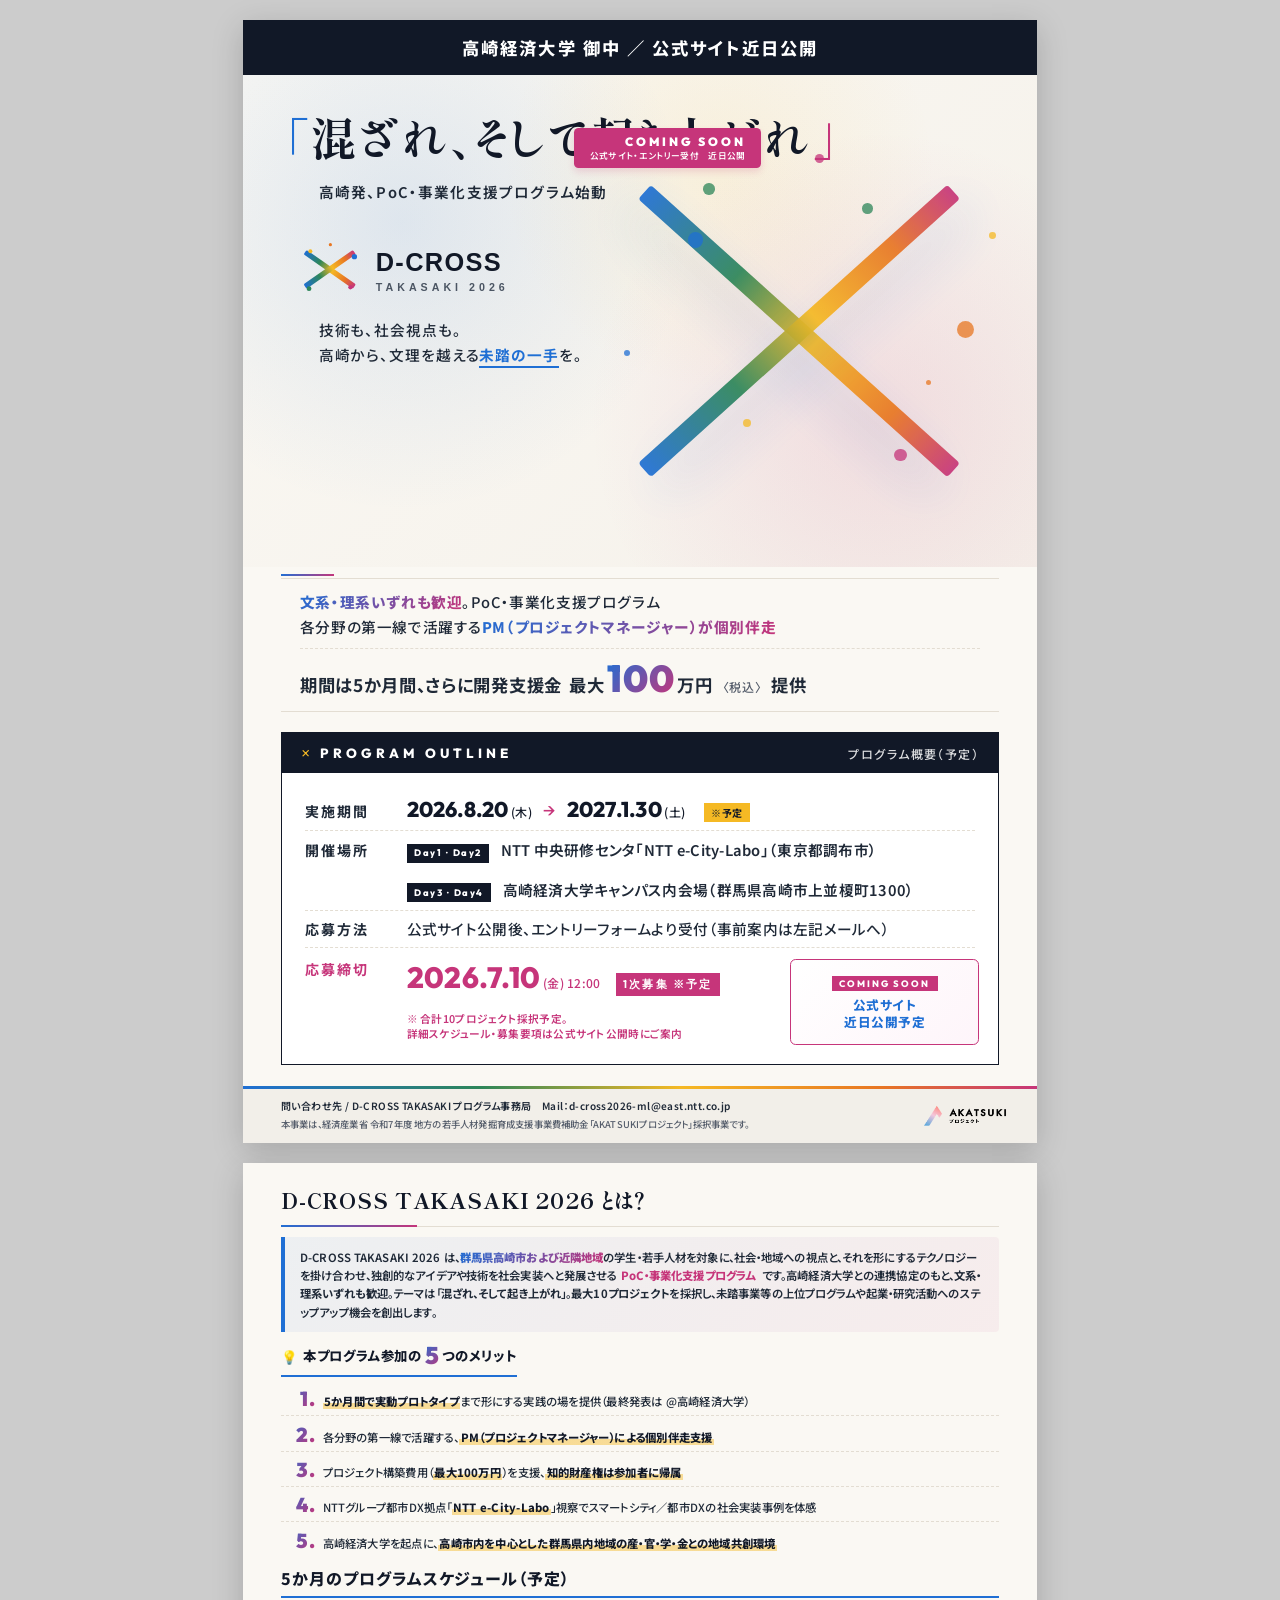
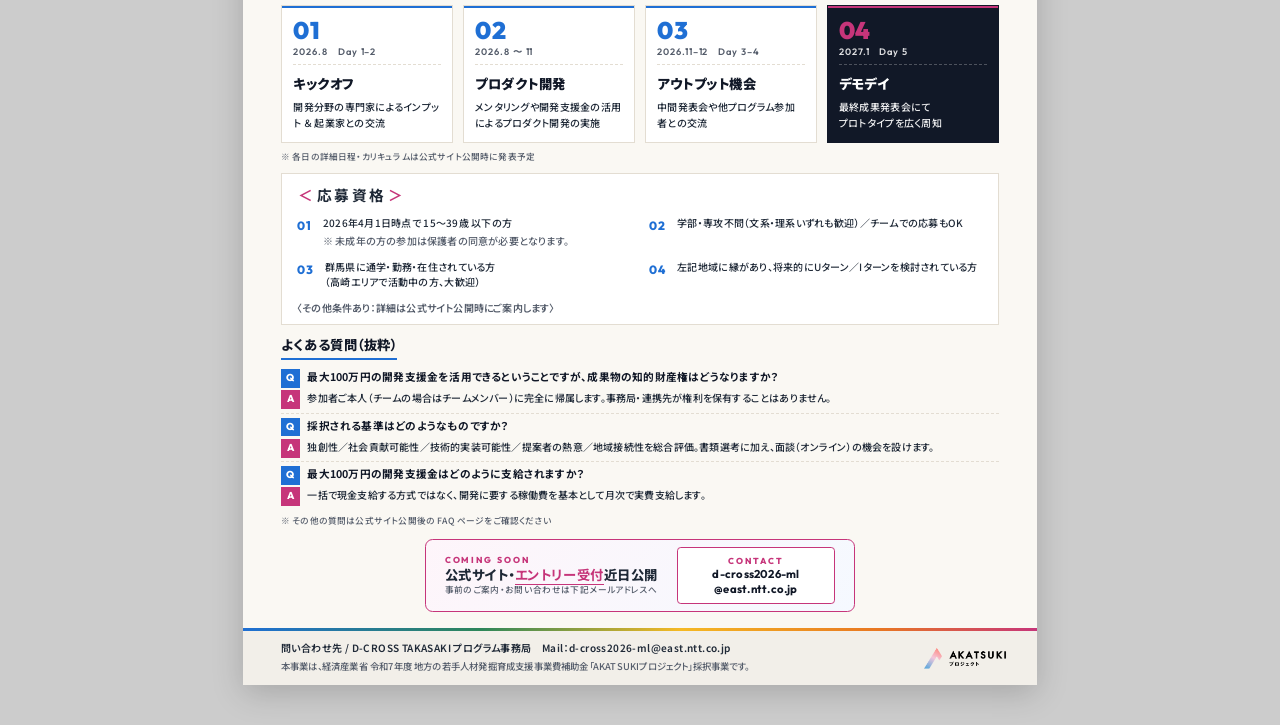
<file: print-flyer-prelaunch.html>
<!DOCTYPE html>
<html lang="ja">
<head>
<meta charset="UTF-8">
<meta name="viewport" content="width=device-width, initial-scale=1.0">
<title>D-CROSS TAKASAKI 2026 印刷用チラシ（A4タテ 表裏・公開前事前案内版）</title>
<link rel="preconnect" href="https://fonts.googleapis.com">
<link rel="preconnect" href="https://fonts.gstatic.com" crossorigin>
<link href="https://fonts.googleapis.com/css2?family=Outfit:wght@400;500;600;700;800;900&family=Manrope:wght@400;500;600;700;800&family=Noto+Sans+JP:wght@400;500;700;900&family=Shippori+Mincho:wght@500;700;800&display=swap" rel="stylesheet">
<link rel="stylesheet" href="css/print-flyer.css">
<link rel="stylesheet" href="css/print-flyer-prelaunch.css">
</head>
<body>

<!-- ============================================ -->
<!-- ============== PAGE 1 (FRONT) ============== -->
<!-- ============================================ -->
<section class="page page-front">

  <!-- TOP BAND -->
  <div class="top-band">
    <span class="top-band-text">高崎経済大学 御中 ／ 公式サイト近日公開</span>
  </div>

  <!-- HERO -->
  <div class="hero">
    <span class="hero-cross-bar hero-cross-bar--1" aria-hidden="true"></span>
    <span class="hero-cross-bar hero-cross-bar--2" aria-hidden="true"></span>
    <div class="hero-particles" aria-hidden="true">
      <span class="p-1"></span><span class="p-2"></span><span class="p-3"></span>
      <span class="p-4"></span><span class="p-5"></span><span class="p-6"></span>
      <span class="p-7"></span><span class="p-8"></span><span class="p-9"></span>
      <span class="p-10"></span>
    </div>

    <div class="hero-text">
      <p class="hero-catch">
        <span class="hero-catch-main">
          <span class="q q-l">「</span>混ざれ、そして起き上がれ<span class="q q-r">」</span>
        </span>
        <span class="hero-catch-sub">高崎発、PoC・事業化支援プログラム始動</span>
      </p>

      <div class="hero-logo-wrap">
        <img src="assets/images/logo-d-cross.svg" alt="D-CROSS TAKASAKI 2026" class="hero-logo-img">
      </div>

      <p class="hero-tagline">
        技術も、社会視点も。<br>
        高崎から、文理を越える<span class="hero-tagline-accent">未踏の一手</span>を。
      </p>

      <!-- COMING SOON バッジ（タグラインの下に配置） -->
      <div class="coming-soon-badge" aria-hidden="true">
        <span class="csb-en">COMING SOON</span>
        <span class="csb-ja">公式サイト・エントリー受付　近日公開</span>
      </div>
    </div>
  </div>

  <!-- KEY MESSAGE BOX -->
  <div class="keymsg">
    <div class="keymsg-inner">
      <p class="keymsg-line"><strong>文系・理系いずれも歓迎</strong>。PoC・事業化支援プログラム</p>
      <p class="keymsg-line">各分野の第一線で活躍する<strong>PM（プロジェクトマネージャー）が個別伴走</strong></p>
      <p class="keymsg-line keymsg-highlight">
        期間は5か月間、さらに開発支援金 <span class="keymsg-amount">最大<span class="keymsg-amount-num">100</span>万円</span>
        <span class="keymsg-amount-note">〈税込〉</span> 提供
      </p>
    </div>
  </div>

  <!-- ENTRY DETAILS（公開前：QRは出さず、メール事前案内CTAに置換） -->
  <div class="entry-block">
    <div class="entry-prelaunch-side">
      <div class="prelaunch-card">
        <span class="prelaunch-badge">COMING SOON</span>
        <p class="prelaunch-title">公式サイト<br>近日公開予定</p>
      </div>
    </div>
    <div class="entry-head">
      <span class="entry-head-mark" aria-hidden="true">×</span>
      <span class="entry-head-en">PROGRAM OUTLINE</span>
      <span class="entry-head-ja">プログラム概要（予定）</span>
    </div>

    <dl class="entry-list">
      <div class="entry-row">
        <dt class="entry-label">実施期間</dt>
        <dd class="entry-value">
          <span class="entry-date">2026.8.20<small>(木)</small></span>
          <span class="entry-arrow">→</span>
          <span class="entry-date">2027.1.30<small>(土)</small></span><span class="entry-tentative">※予定</span>
        </dd>
      </div>
      <div class="entry-row">
        <dt class="entry-label">開催場所</dt>
        <dd class="entry-value">
          <p class="entry-venue-item">
            <span class="entry-venue-tag">Day1・Day2</span>
            <span class="entry-venue">NTT 中央研修センタ「NTT e-City-Labo」（東京都調布市）</span>
          </p>
          <p class="entry-venue-item">
            <span class="entry-venue-tag">Day3・Day4</span>
            <span class="entry-venue">高崎経済大学キャンパス内会場（群馬県高崎市上並榎町1300）</span>
          </p>
        </dd>
      </div>
      <div class="entry-row">
        <dt class="entry-label">応募方法</dt>
        <dd class="entry-value">公式サイト公開後、エントリーフォームより受付（事前案内は左記メールへ）</dd>
      </div>
      <div class="entry-row entry-row--deadline">
        <dt class="entry-label entry-label--accent">応募締切</dt>
        <dd class="entry-value">
          <span class="entry-date entry-date--accent">2026.7.10<small>(金) 12:00</small></span>
          <span class="entry-tag">1次募集 ※予定</span>
          <p class="entry-note">※ 合計10プロジェクト採択予定。<br>詳細スケジュール・募集要項は公式サイト公開時にご案内</p>
        </dd>
      </div>
    </dl>
  </div>

  <!-- HOSTS / FOOTER -->
  <div class="hosts-band">
    <div class="footer-meta">
      <p class="footer-contact">問い合わせ先 / D-CROSS TAKASAKI プログラム事務局　Mail：d-cross2026-ml@east.ntt.co.jp</p>
      <p class="footer-note">本事業は、経済産業省 令和7年度 地方の若手人材発掘育成支援事業費補助金「AKATSUKIプロジェクト」採択事業です。</p>
      <div class="footer-akatsuki">
        <img src="assets/images/akatsuki_logotype.png" alt="AKATSUKIプロジェクト">
      </div>
    </div>
  </div>

</section>


<!-- ============================================ -->
<!-- ============== PAGE 2 (BACK) =============== -->
<!-- ============================================ -->
<section class="page page-back">

  <!-- (1) タイトル -->
  <div class="back-heading">
    <h2 class="back-heading-ja">D-CROSS TAKASAKI 2026 とは？</h2>
  </div>

  <!-- (2) 説明文（LP整合） -->
  <div class="lead-box">
    <p class="lead-box-text">
      D-CROSS TAKASAKI 2026 は、<strong class="lead-strong">群馬県高崎市および近隣地域</strong>の学生・若手人材を対象に、社会・地域への視点と、それを形にするテクノロジーを掛け合わせ、独創的なアイデアや技術を社会実装へと発展させる <strong class="lead-not">PoC・事業化支援プログラム</strong> です。高崎経済大学との連携協定のもと、<strong>文系・理系いずれも歓迎</strong>。テーマは「<strong>混ざれ、そして起き上がれ</strong>」。<strong>最大10プロジェクト</strong>を採択し、未踏事業等の上位プログラムや起業・研究活動へのステップアップ機会を創出します。
    </p>
  </div>

  <!-- (4) 5つのメリット -->
  <div class="merits">
    <p class="merits-head"><span class="ico-bulb" aria-hidden="true">💡</span>本プログラム参加の<span class="merits-head-num">5</span>つのメリット</p>
    <ol class="merits-list">
      <li class="merit-row">
        <span class="merit-no">1.</span>
        <p class="merit-text"><strong>5か月間で実動プロトタイプ</strong>まで形にする実践の場を提供（最終発表は @高崎経済大学）</p>
      </li>
      <li class="merit-row">
        <span class="merit-no">2.</span>
        <p class="merit-text">各分野の第一線で活躍する、<strong>PM（プロジェクトマネージャー）による個別伴走支援</strong></p>
      </li>
      <li class="merit-row">
        <span class="merit-no">3.</span>
        <p class="merit-text">プロジェクト構築費用（<strong>最大100万円</strong>）を支援、<strong>知的財産権は参加者に帰属</strong></p>
      </li>
      <li class="merit-row">
        <span class="merit-no">4.</span>
        <p class="merit-text">NTTグループ都市DX拠点「<strong>NTT e-City-Labo</strong>」視察でスマートシティ／都市DXの社会実装事例を体感</p>
      </li>
      <li class="merit-row">
        <span class="merit-no">5.</span>
        <p class="merit-text">高崎経済大学を起点に、<strong>高崎市内を中心とした群馬県内地域の産・官・学・金との地域共創環境</strong></p>
      </li>
    </ol>
  </div>

  <!-- (7) スケジュール -->
  <p class="schedule-head">5か月のプログラムスケジュール（予定）</p>
  <div class="schedule-phases">
    <article class="phase-card">
      <span class="phase-num">01</span>
      <span class="phase-when">2026.8　Day 1–2</span>
      <p class="phase-title">キックオフ</p>
      <p class="phase-desc">開発分野の専門家によるインプット ＆ 起業家との交流</p>
    </article>
    <article class="phase-card">
      <span class="phase-num">02</span>
      <span class="phase-when">2026.8 〜 11</span>
      <p class="phase-title">プロダクト開発</p>
      <p class="phase-desc">メンタリングや開発支援金の活用によるプロダクト開発の実施</p>
    </article>
    <article class="phase-card">
      <span class="phase-num">03</span>
      <span class="phase-when">2026.11–12　Day 3–4</span>
      <p class="phase-title">アウトプット機会</p>
      <p class="phase-desc">中間発表会や他プログラム参加者との交流</p>
    </article>
    <article class="phase-card phase-card--final">
      <span class="phase-num">04</span>
      <span class="phase-when">2027.1　Day 5</span>
      <p class="phase-title">デモデイ</p>
      <p class="phase-desc">最終成果発表会にて<br>プロトタイプを広く周知</p>
    </article>
  </div>
  <p class="schedule-note">※ 各日の詳細日程・カリキュラムは公式サイト公開時に発表予定</p>

  <!-- 応募資格 -->
  <div class="qualify-block qualify-block--back">
    <div class="qualify-text">
      <p class="qualify-head"><span class="qualify-head-mark">＜</span>応募資格<span class="qualify-head-mark">＞</span></p>
      <ul class="qualify-list">
        <li><span class="qualify-num">01</span><span class="qualify-text-wrap">2026年4月1日時点で 15〜39歳 以下の方<span class="qualify-sub-note">※ 未成年の方の参加は保護者の同意が必要となります。</span></span></li>
        <li><span class="qualify-num">02</span>学部・専攻不問（文系・理系いずれも歓迎）／チームでの応募もOK</li>
        <li><span class="qualify-num">03</span>群馬県に通学・勤務・在住されている方<br>（高崎エリアで活動中の方、大歓迎）</li>
        <li><span class="qualify-num">04</span>左記地域に縁があり、将来的にUターン／Iターンを検討されている方</li>
      </ul>
      <p class="qualify-note">〈その他条件あり：詳細は公式サイト公開時にご案内します〉</p>
    </div>
  </div>

  <!-- FAQ 抜粋 -->
  <div class="faq-flyer">
    <p class="faq-flyer-head">よくある質問（抜粋）</p>
    <dl class="faq-flyer-list">
      <div class="faq-flyer-item">
        <dt><span class="faq-q">Q</span>最大100万円の開発支援金を活用できるということですが、成果物の知的財産権はどうなりますか？</dt>
        <dd><span class="faq-a">A</span>参加者ご本人（チームの場合はチームメンバー）に完全に帰属します。事務局・連携先が権利を保有することはありません。</dd>
      </div>
      <div class="faq-flyer-item">
        <dt><span class="faq-q">Q</span>採択される基準はどのようなものですか？</dt>
        <dd><span class="faq-a">A</span>独創性／社会貢献可能性／技術的実装可能性／提案者の熱意／地域接続性を総合評価。書類選考に加え、面談（オンライン）の機会を設けます。</dd>
      </div>
      <div class="faq-flyer-item">
        <dt><span class="faq-q">Q</span>最大100万円の開発支援金はどのように支給されますか？</dt>
        <dd><span class="faq-a">A</span>一括で現金支給する方式ではなく、開発に要する稼働費を基本として月次で実費支給します。</dd>
      </div>
    </dl>
    <p class="faq-flyer-note">※ その他の質問は公式サイト公開後の FAQ ページをご確認ください</p>
  </div>

  <!-- BACK CTA: 公式サイト近日公開 + 事前案内Mail -->
  <div class="back-cta back-cta--prelaunch">
    <div class="back-cta-text">
      <p class="back-cta-lead">COMING SOON</p>
      <p class="back-cta-main">公式サイト・<strong>エントリー受付</strong>近日公開</p>
      <p class="back-cta-sub">事前のご案内・お問い合わせは下記メールアドレスへ</p>
    </div>
    <div class="back-cta-mailblock">
      <p class="back-cta-mail-label">CONTACT</p>
      <p class="back-cta-mail">d-cross2026-ml<br>@east.ntt.co.jp</p>
    </div>
  </div>

  <!-- FOOTER -->
  <div class="hosts-band">
    <div class="footer-meta">
      <p class="footer-contact">問い合わせ先 / D-CROSS TAKASAKI プログラム事務局　Mail：d-cross2026-ml@east.ntt.co.jp</p>
      <p class="footer-note">本事業は、経済産業省 令和7年度 地方の若手人材発掘育成支援事業費補助金「AKATSUKIプロジェクト」採択事業です。</p>
      <div class="footer-akatsuki">
        <img src="assets/images/akatsuki_logotype.png" alt="AKATSUKIプロジェクト">
      </div>
    </div>
  </div>

</section>

</body>
</html>
</file>
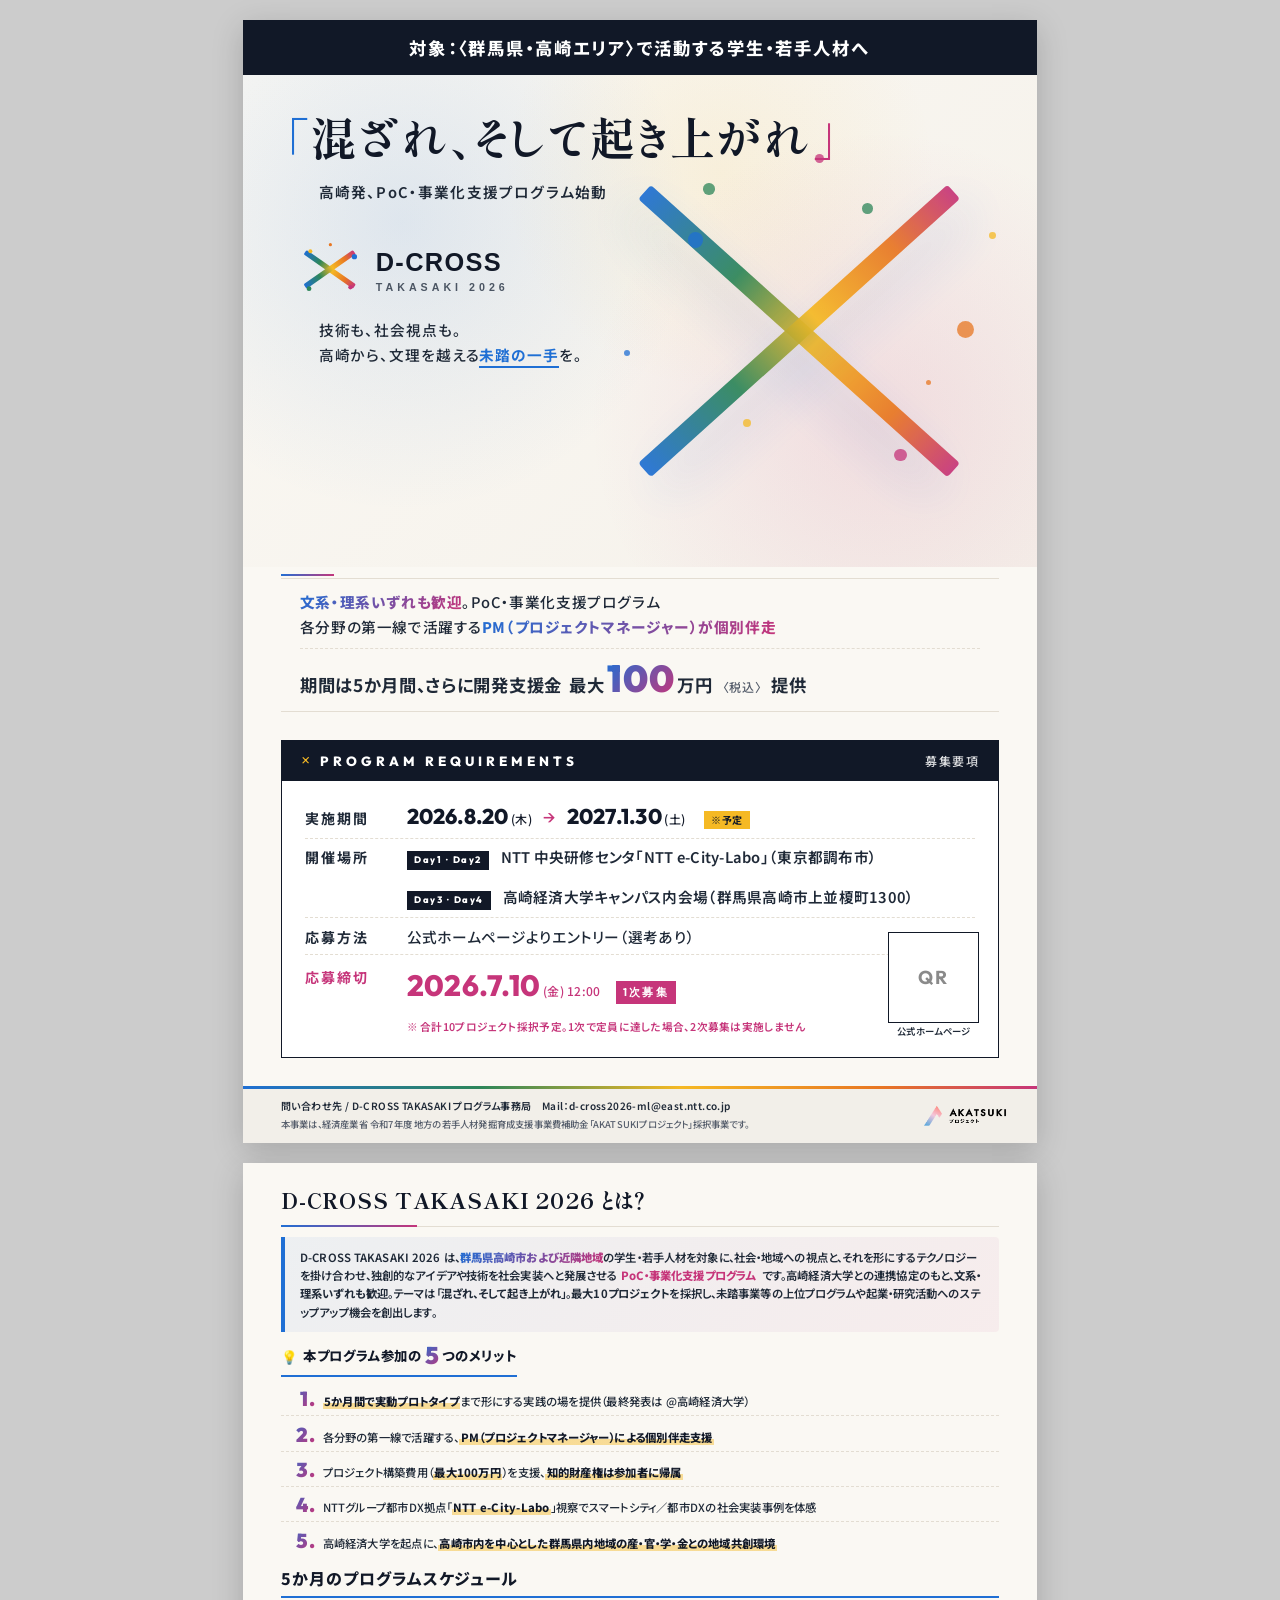
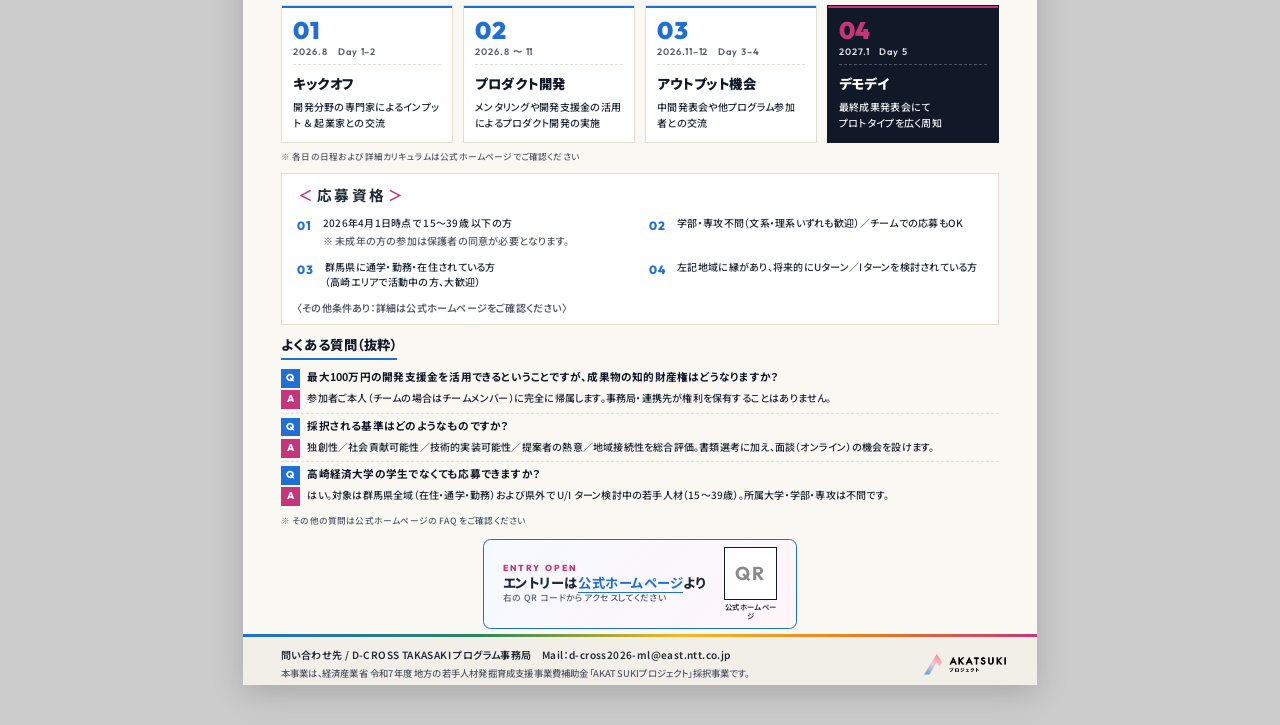
<file: print-flyer.html>
<!DOCTYPE html>
<html lang="ja">
<head>
<meta charset="UTF-8">
<meta name="viewport" content="width=device-width, initial-scale=1.0">
<title>D-CROSS TAKASAKI 2026 印刷用チラシ（A4タテ 表裏）</title>
<link rel="preconnect" href="https://fonts.googleapis.com">
<link rel="preconnect" href="https://fonts.gstatic.com" crossorigin>
<link href="https://fonts.googleapis.com/css2?family=Outfit:wght@400;500;600;700;800;900&family=Manrope:wght@400;500;600;700;800&family=Noto+Sans+JP:wght@400;500;700;900&family=Shippori+Mincho:wght@500;700;800&display=swap" rel="stylesheet">
<link rel="stylesheet" href="css/print-flyer.css">
</head>
<body>

<!-- ============================================ -->
<!-- ============== PAGE 1 (FRONT) ============== -->
<!-- ============================================ -->
<section class="page page-front">

  <!-- TOP BAND -->
  <div class="top-band">
    <span class="top-band-text">対象：〈群馬県・高崎エリア〉で活動する学生・若手人材へ</span>
  </div>

  <!-- HERO (D-CROSS LP key visual 完全移植) -->
  <div class="hero">
    <!-- 多色クロス本体 -->
    <span class="hero-cross-bar hero-cross-bar--1" aria-hidden="true"></span>
    <span class="hero-cross-bar hero-cross-bar--2" aria-hidden="true"></span>
    <!-- 粒子（10色のドット） -->
    <div class="hero-particles" aria-hidden="true">
      <span class="p-1"></span><span class="p-2"></span><span class="p-3"></span>
      <span class="p-4"></span><span class="p-5"></span><span class="p-6"></span>
      <span class="p-7"></span><span class="p-8"></span><span class="p-9"></span>
      <span class="p-10"></span>
    </div>

    <div class="hero-text">
      <p class="hero-catch">
        <span class="hero-catch-main">
          <span class="q q-l">「</span>混ざれ、そして起き上がれ<span class="q q-r">」</span>
        </span>
        <span class="hero-catch-sub">高崎発、PoC・事業化支援プログラム始動</span>
      </p>

      <div class="hero-logo-wrap">
        <img src="assets/images/logo-d-cross.svg" alt="D-CROSS TAKASAKI 2026" class="hero-logo-img">
      </div>

      <p class="hero-tagline">
        技術も、社会視点も。<br>
        高崎から、文理を越える<span class="hero-tagline-accent">未踏の一手</span>を。
      </p>
    </div>
  </div>

  <!-- KEY MESSAGE BOX -->
  <div class="keymsg">
    <div class="keymsg-inner">
      <p class="keymsg-line"><strong>文系・理系いずれも歓迎</strong>。PoC・事業化支援プログラム</p>
      <p class="keymsg-line">各分野の第一線で活躍する<strong>PM（プロジェクトマネージャー）が個別伴走</strong></p>
      <p class="keymsg-line keymsg-highlight">
        期間は5か月間、さらに開発支援金 <span class="keymsg-amount">最大<span class="keymsg-amount-num">100</span>万円</span>
        <span class="keymsg-amount-note">〈税込〉</span> 提供
      </p>
    </div>
  </div>

  <!-- ENTRY DETAILS -->
  <div class="entry-block">
    <div class="entry-qr-side">
      <div class="qr-box"><span class="qr-placeholder">QR</span></div>
      <p class="qr-label">公式ホームページ</p>
    </div>
    <div class="entry-head">
      <span class="entry-head-mark" aria-hidden="true">×</span>
      <span class="entry-head-en">PROGRAM REQUIREMENTS</span>
      <span class="entry-head-ja">募集要項</span>
    </div>

    <dl class="entry-list">
      <div class="entry-row">
        <dt class="entry-label">実施期間</dt>
        <dd class="entry-value">
          <span class="entry-date">2026.8.20<small>(木)</small></span>
          <span class="entry-arrow">→</span>
          <span class="entry-date">2027.1.30<small>(土)</small></span><span class="entry-tentative">※予定</span>
        </dd>
      </div>
      <div class="entry-row">
        <dt class="entry-label">開催場所</dt>
        <dd class="entry-value">
          <p class="entry-venue-item">
            <span class="entry-venue-tag">Day1・Day2</span>
            <span class="entry-venue">NTT 中央研修センタ「NTT e-City-Labo」（東京都調布市）</span>
          </p>
          <p class="entry-venue-item">
            <span class="entry-venue-tag">Day3・Day4</span>
            <span class="entry-venue">高崎経済大学キャンパス内会場（群馬県高崎市上並榎町1300）</span>
          </p>
        </dd>
      </div>
      <div class="entry-row">
        <dt class="entry-label">応募方法</dt>
        <dd class="entry-value">公式ホームページよりエントリー（選考あり）</dd>
      </div>
      <div class="entry-row entry-row--deadline">
        <dt class="entry-label entry-label--accent">応募締切</dt>
        <dd class="entry-value">
          <span class="entry-date entry-date--accent">2026.7.10<small>(金) 12:00</small></span>
          <span class="entry-tag">1次募集</span>
          <p class="entry-note">※ 合計10プロジェクト採択予定。1次で定員に達した場合、2次募集は実施しません</p>
        </dd>
      </div>
    </dl>
  </div>

  <!-- HOSTS / FOOTER -->
  <div class="hosts-band">
    <div class="footer-meta">
      <p class="footer-contact">問い合わせ先 / D-CROSS TAKASAKI プログラム事務局　Mail：d-cross2026-ml@east.ntt.co.jp</p>
      <p class="footer-note">本事業は、経済産業省 令和7年度 地方の若手人材発掘育成支援事業費補助金「AKATSUKIプロジェクト」採択事業です。</p>
      <div class="footer-akatsuki">
        <img src="assets/images/akatsuki_logotype.png" alt="AKATSUKIプロジェクト">
      </div>
    </div>
  </div>

</section>


<!-- ============================================ -->
<!-- ============== PAGE 2 (BACK) =============== -->
<!-- ASHIOTO Canva構成を完全踏襲                  -->
<!-- ============================================ -->
<section class="page page-back">

  <!-- (1) タイトル -->
  <div class="back-heading">
    <h2 class="back-heading-ja">D-CROSS TAKASAKI 2026 とは？</h2>
  </div>

  <!-- (2) 説明文（LP整合：群馬県高崎市での PoC・事業化支援プログラム概要） -->
  <div class="lead-box">
    <p class="lead-box-text">
      D-CROSS TAKASAKI 2026 は、<strong class="lead-strong">群馬県高崎市および近隣地域</strong>の学生・若手人材を対象に、社会・地域への視点と、それを形にするテクノロジーを掛け合わせ、独創的なアイデアや技術を社会実装へと発展させる <strong class="lead-not">PoC・事業化支援プログラム</strong> です。高崎経済大学との連携協定のもと、<strong>文系・理系いずれも歓迎</strong>。テーマは「<strong>混ざれ、そして起き上がれ</strong>」。<strong>最大10プロジェクト</strong>を採択し、未踏事業等の上位プログラムや起業・研究活動へのステップアップ機会を創出します。
    </p>
  </div>

  <!-- (4) 5つのメリット -->
  <div class="merits">
    <p class="merits-head"><span class="ico-bulb" aria-hidden="true">💡</span>本プログラム参加の<span class="merits-head-num">5</span>つのメリット</p>
    <ol class="merits-list">
      <li class="merit-row">
        <span class="merit-no">1.</span>
        <p class="merit-text"><strong>5か月間で実動プロトタイプ</strong>まで形にする実践の場を提供（最終発表は @高崎経済大学）</p>
      </li>
      <li class="merit-row">
        <span class="merit-no">2.</span>
        <p class="merit-text">各分野の第一線で活躍する、<strong>PM（プロジェクトマネージャー）による個別伴走支援</strong></p>
      </li>
      <li class="merit-row">
        <span class="merit-no">3.</span>
        <p class="merit-text">プロジェクト構築費用（<strong>最大100万円</strong>）を支援、<strong>知的財産権は参加者に帰属</strong></p>
      </li>
      <li class="merit-row">
        <span class="merit-no">4.</span>
        <p class="merit-text">NTTグループ都市DX拠点「<strong>NTT e-City-Labo</strong>」視察でスマートシティ／都市DXの社会実装事例を体感</p>
      </li>
      <li class="merit-row">
        <span class="merit-no">5.</span>
        <p class="merit-text">高崎経済大学を起点に、<strong>高崎市内を中心とした群馬県内地域の産・官・学・金との地域共創環境</strong></p>
      </li>
    </ol>
  </div>

  <!-- (5)(6) 削除済み: 適切なPMを配置・関心起点/技術起点 -->

  <!-- (7) スケジュール（4フェーズ横並びカードに作り直し） -->
  <p class="schedule-head">5か月のプログラムスケジュール</p>
  <div class="schedule-phases">
    <article class="phase-card">
      <span class="phase-num">01</span>
      <span class="phase-when">2026.8　Day 1–2</span>
      <p class="phase-title">キックオフ</p>
      <p class="phase-desc">開発分野の専門家によるインプット ＆ 起業家との交流</p>
    </article>
    <article class="phase-card">
      <span class="phase-num">02</span>
      <span class="phase-when">2026.8 〜 11</span>
      <p class="phase-title">プロダクト開発</p>
      <p class="phase-desc">メンタリングや開発支援金の活用によるプロダクト開発の実施</p>
    </article>
    <article class="phase-card">
      <span class="phase-num">03</span>
      <span class="phase-when">2026.11–12　Day 3–4</span>
      <p class="phase-title">アウトプット機会</p>
      <p class="phase-desc">中間発表会や他プログラム参加者との交流</p>
    </article>
    <article class="phase-card phase-card--final">
      <span class="phase-num">04</span>
      <span class="phase-when">2027.1　Day 5</span>
      <p class="phase-title">デモデイ</p>
      <p class="phase-desc">最終成果発表会にて<br>プロトタイプを広く周知</p>
    </article>
  </div>
  <p class="schedule-note">※ 各日の日程および詳細カリキュラムは公式ホームページでご確認ください</p>

  <!-- (8)(9) 削除済み: PM配置 + 連携・協力団体一覧 -->

  <!-- (9.5) QUALIFICATION（応募資格・ページ2へ移動） -->
  <div class="qualify-block qualify-block--back">
    <div class="qualify-text">
      <p class="qualify-head"><span class="qualify-head-mark">＜</span>応募資格<span class="qualify-head-mark">＞</span></p>
      <ul class="qualify-list">
        <li><span class="qualify-num">01</span><span class="qualify-text-wrap">2026年4月1日時点で 15〜39歳 以下の方<span class="qualify-sub-note">※ 未成年の方の参加は保護者の同意が必要となります。</span></span></li>
        <li><span class="qualify-num">02</span>学部・専攻不問（文系・理系いずれも歓迎）／チームでの応募もOK</li>
        <li><span class="qualify-num">03</span>群馬県に通学・勤務・在住されている方<br>（高崎エリアで活動中の方、大歓迎）</li>
        <li><span class="qualify-num">04</span>左記地域に縁があり、将来的にUターン／Iターンを検討されている方</li>
      </ul>
      <p class="qualify-note">〈その他条件あり：詳細は公式ホームページをご確認ください〉</p>
    </div>
  </div>

  <!-- (10) FAQ 抜粋（フッターの直前・応募資格との余白を埋める） -->
  <div class="faq-flyer">
    <p class="faq-flyer-head">よくある質問（抜粋）</p>
    <dl class="faq-flyer-list">
      <div class="faq-flyer-item">
        <dt><span class="faq-q">Q</span>最大100万円の開発支援金を活用できるということですが、成果物の知的財産権はどうなりますか？</dt>
        <dd><span class="faq-a">A</span>参加者ご本人（チームの場合はチームメンバー）に完全に帰属します。事務局・連携先が権利を保有することはありません。</dd>
      </div>
      <div class="faq-flyer-item">
        <dt><span class="faq-q">Q</span>採択される基準はどのようなものですか？</dt>
        <dd><span class="faq-a">A</span>独創性／社会貢献可能性／技術的実装可能性／提案者の熱意／地域接続性を総合評価。書類選考に加え、面談（オンライン）の機会を設けます。</dd>
      </div>
      <div class="faq-flyer-item">
        <dt><span class="faq-q">Q</span>高崎経済大学の学生でなくても応募できますか？</dt>
        <dd><span class="faq-a">A</span>はい。対象は群馬県全域（在住・通学・勤務）および県外で U/I ターン検討中の若手人材（15〜39歳）。所属大学・学部・専攻は不問です。</dd>
      </div>
    </dl>
    <p class="faq-flyer-note">※ その他の質問は公式ホームページの FAQ をご確認ください</p>
  </div>

  <!-- (11) BACK CTA: 公式ホームページよりエントリー受付中 + QR -->
  <div class="back-cta">
    <div class="back-cta-text">
      <p class="back-cta-lead">ENTRY OPEN</p>
      <p class="back-cta-main">エントリーは<strong>公式ホームページ</strong>より</p>
      <p class="back-cta-sub">右の QR コードからアクセスしてください</p>
    </div>
    <div class="back-cta-qr">
      <div class="qr-box"><span class="qr-placeholder">QR</span></div>
      <p class="qr-label">公式ホームページ</p>
    </div>
  </div>

  <!-- HOSTS / FOOTER (page-front と同一) -->
  <div class="hosts-band">
    <div class="footer-meta">
      <p class="footer-contact">問い合わせ先 / D-CROSS TAKASAKI プログラム事務局　Mail：d-cross2026-ml@east.ntt.co.jp</p>
      <p class="footer-note">本事業は、経済産業省 令和7年度 地方の若手人材発掘育成支援事業費補助金「AKATSUKIプロジェクト」採択事業です。</p>
      <div class="footer-akatsuki">
        <img src="assets/images/akatsuki_logotype.png" alt="AKATSUKIプロジェクト">
      </div>
    </div>
  </div>

</section>

</body>
</html>
</file>
<file: css/print-flyer.css>
/* ============================================================ */
/* D-CROSS TAKASAKI 2026 — A4 PRINT FLYER                       */
/* 表: D-CROSS LP key visual 完全移植                            */
/* 裏: ASHIOTO Canva 構成 完全踏襲                               */
/* ============================================================ */

*, *::before, *::after { box-sizing: border-box; margin: 0; padding: 0; }

:root {
  --dc-blue: #1f6fd4;
  --dc-blue-dark: #1757a5;
  --dc-magenta: #c6357a;
  --dc-magenta-dark: #962a5e;
  --dc-yellow: #f5b924;
  --dc-orange: #e87722;
  --dc-green: #2d8659;

  --gradient: linear-gradient(135deg, #1f6fd4 0%, #c6357a 100%);
  --gradient-soft: linear-gradient(135deg, rgba(31,111,212,0.92) 0%, rgba(198,53,122,0.88) 100%);
  --gradient-multi: linear-gradient(90deg, #1f6fd4 0%, #2d8659 30%, #f5b924 55%, #e87722 80%, #c6357a 100%);

  --black: #111827;
  --text: #1f2937;
  --text-light: #555d6b;
  --gray: #8a8a8a;
  --gray-border: #e3ddd2;
  --bg-base: #faf8f3;
  --pink-bg: #f5f1ea;
  --white: #FFFFFF;

  --font-ja: 'Noto Sans JP', 'Hiragino Kaku Gothic ProN', 'メイリオ', sans-serif;
  --font-mincho: 'Shippori Mincho', 'Hiragino Mincho ProN', 'Yu Mincho', serif;
  --font-en: 'Outfit', 'Manrope', 'Helvetica Neue', Arial, sans-serif;
}

html { font-size: 10pt; }

body {
  font-family: var(--font-ja);
  color: var(--text);
  background: #cccccc;
  font-feature-settings: "palt";
  letter-spacing: 0.02em;
  -webkit-font-smoothing: antialiased;
  padding: 20px 0;
}

img { max-width: 100%; display: block; }

.page {
  width: 210mm;
  height: 297mm;
  margin: 0 auto 20px;
  background: var(--bg-base);
  position: relative;
  overflow: hidden;
  box-shadow: 0 8px 30px rgba(0,0,0,0.18);
  color-adjust: exact;
  -webkit-print-color-adjust: exact;
  print-color-adjust: exact;
  display: flex;
  flex-direction: column;
}

/* ============================================================ */
/* ====================== PAGE 1 (FRONT) ====================== */
/* ============================================================ */

/* TOP BAND */
.top-band {
  display: flex;
  align-items: center;
  gap: 10px;
  padding: 5mm 9mm;
  background: var(--black);
  color: var(--white);
  flex-shrink: 0;
  z-index: 5;
  position: relative;
}
.top-band-mark {
  font-family: var(--font-en);
  font-size: 14pt;
  font-weight: 300;
  color: var(--dc-yellow);
  line-height: 1;
}
.top-band-text {
  font-family: var(--font-ja);
  font-size: 11pt;
  font-weight: 700;
  letter-spacing: 0.08em;
}

/* HERO — D-CROSS LP key visual 完全移植 */
.hero {
  position: relative;
  flex-shrink: 0;
  padding: 12mm 12mm 6mm;
  min-height: 110mm;
  background:
    radial-gradient(circle at 20% 30%, rgba(31,111,212,0.12) 0%, transparent 40%),
    radial-gradient(circle at 80% 70%, rgba(198,53,122,0.12) 0%, transparent 40%),
    radial-gradient(circle at 60% 20%, rgba(245,185,36,0.10) 0%, transparent 35%),
    linear-gradient(135deg, #faf8f3 0%, #f5f1ea 100%);
  overflow: hidden;
}

/* 大きな × クロス（多色グラデ帯を42度/-42度で交差） */
.hero-cross-bar {
  position: absolute;
  top: 52%;
  left: 70%;
  width: 110mm;
  height: 5mm;
  border-radius: 1mm;
  background: var(--gradient-multi);
  transform-origin: center;
  box-shadow: 0 6mm 14mm rgba(31,111,212,0.18);
  opacity: 0.92;
  z-index: 1;
}
.hero-cross-bar--1 {
  transform: translate(-50%, -50%) rotate(42deg);
}
.hero-cross-bar--2 {
  transform: translate(-50%, -50%) rotate(-42deg);
}

/* 粒子（10色のドット） */
.hero-particles {
  position: absolute;
  inset: 0;
  pointer-events: none;
  z-index: 2;
}
.hero-particles span {
  position: absolute;
  border-radius: 50%;
  display: block;
  opacity: 0.75;
  filter: blur(0.3px);
}
.hero-particles .p-1  { left: 56%; top: 32%; width: 4mm;   height: 4mm;   background: var(--dc-blue); }
.hero-particles .p-2  { left: 78%; top: 26%; width: 2.8mm; height: 2.8mm; background: var(--dc-green); }
.hero-particles .p-3  { left: 90%; top: 50%; width: 4.5mm; height: 4.5mm; background: var(--dc-orange); }
.hero-particles .p-4  { left: 63%; top: 70%; width: 2.2mm; height: 2.2mm; background: var(--dc-yellow); }
.hero-particles .p-5  { left: 82%; top: 76%; width: 3.4mm; height: 3.4mm; background: var(--dc-magenta); }
.hero-particles .p-6  { left: 48%; top: 56%; width: 1.6mm; height: 1.6mm; background: var(--dc-blue); }
.hero-particles .p-7  { left: 72%; top: 16%; width: 2.4mm; height: 2.4mm; background: var(--dc-magenta); }
.hero-particles .p-8  { left: 94%; top: 32%; width: 1.8mm; height: 1.8mm; background: var(--dc-yellow); }
.hero-particles .p-9  { left: 58%; top: 22%; width: 3.0mm; height: 3.0mm; background: var(--dc-green); }
.hero-particles .p-10 { left: 86%; top: 62%; width: 1.4mm; height: 1.4mm; background: var(--dc-orange); }

.hero-text {
  position: relative;
  z-index: 3;
  max-width: 132mm;
}

.hero-catch {
  font-family: var(--font-mincho);
  font-weight: 700;
  font-size: 24pt;
  letter-spacing: 0.04em;
  color: var(--black);
  line-height: 1.45;
  margin-bottom: 8mm;
}
.hero-catch-main {
  display: block;
  font-family: var(--font-mincho);
  font-weight: 700;
  font-size: 1em;
  line-height: 1.4;
  white-space: nowrap;
}
.hero-catch-main .q {
  font-weight: 500;
}
.hero-catch-main .q-l { color: var(--dc-blue); }
.hero-catch-main .q-r { color: var(--dc-magenta); }
.hero-catch-sub {
  display: block;
  margin-top: 3mm;
  margin-left: 8mm;
  font-family: var(--font-ja);
  font-weight: 600;
  font-size: 11pt;
  letter-spacing: 0.08em;
  line-height: 1.6;
  color: var(--text);
}

.hero-logo-wrap {
  margin-bottom: 6mm;
  margin-left: 8mm;
}
.hero-logo-img {
  max-width: 110mm;
  width: 100%;
  height: auto;
}

.hero-tagline {
  font-family: var(--font-ja);
  font-size: 11pt;
  font-weight: 500;
  letter-spacing: 0.06em;
  color: var(--text);
  line-height: 2;
  margin-left: 8mm;
}
.hero-tagline-accent {
  color: var(--dc-blue);
  font-weight: 700;
  border-bottom: 2px solid var(--dc-blue);
  padding-bottom: 1px;
}
.hero-meaning {
  margin: 5mm 0 0 8mm;
  padding: 3mm 4mm;
  border-left: 1.5pt solid var(--dc-magenta);
  background: rgba(198, 53, 122, 0.05);
  font-family: var(--font-ja);
  font-size: 8.5pt;
  font-weight: 500;
  line-height: 1.75;
  color: var(--text);
  letter-spacing: 0.02em;
}
.hero-meaning strong {
  color: var(--dc-magenta);
  font-weight: 700;
}

/* KEY MESSAGE */
.keymsg {
  margin: 4mm 10mm 5mm;
  position: relative;
}
.keymsg::before {
  content: '';
  position: absolute;
  top: -1mm;
  left: 0;
  width: 14mm;
  height: 2px;
  background: var(--gradient);
}
.keymsg-inner {
  padding: 4mm 6mm;
  border-top: 1px solid var(--gray-border);
  border-bottom: 1px solid var(--gray-border);
}
.keymsg-line {
  font-family: var(--font-ja);
  font-size: 11pt;
  font-weight: 500;
  line-height: 1.7;
  color: var(--text);
  letter-spacing: 0.04em;
}
.keymsg-line strong {
  background: var(--gradient);
  -webkit-background-clip: text;
  background-clip: text;
  -webkit-text-fill-color: transparent;
  font-weight: 800;
}
.keymsg-highlight {
  margin-top: 2mm;
  padding-top: 3mm;
  border-top: 1px dashed var(--gray-border);
  font-size: 13pt;
  font-weight: 700;
}
.keymsg-amount {
  display: inline-flex;
  align-items: baseline;
  margin-left: 2pt;
}
.keymsg-amount-num {
  font-family: var(--font-en);
  font-size: 28pt;
  font-weight: 900;
  line-height: 1;
  margin: 0 2pt;
  background: var(--gradient);
  -webkit-background-clip: text;
  background-clip: text;
  -webkit-text-fill-color: transparent;
}
.keymsg-amount-note {
  font-size: 9pt;
  font-weight: 500;
  color: var(--text-light);
  margin: 0 4pt;
}

/* ENTRY BLOCK */
.entry-block {
  margin: 0 10mm 4mm;
  background: var(--white);
  border: 1px solid var(--black);
  position: relative;
}
.entry-head {
  display: flex;
  align-items: center;
  gap: 10px;
  padding: 3mm 5mm;
  background: var(--black);
  color: var(--white);
}
.entry-head-mark {
  font-family: var(--font-en);
  font-size: 13pt;
  font-weight: 300;
  color: var(--dc-yellow);
  line-height: 1;
}
.entry-head-en {
  font-family: var(--font-en);
  font-size: 10pt;
  font-weight: 800;
  letter-spacing: 0.3em;
}
.entry-head-ja {
  margin-left: auto;
  font-family: var(--font-ja);
  font-size: 9pt;
  font-weight: 500;
  letter-spacing: 0.12em;
  color: rgba(255,255,255,0.85);
}

.entry-list { padding: 4mm 6mm; }
.entry-row {
  display: grid;
  grid-template-columns: 22mm 1fr;
  gap: 5mm;
  align-items: baseline;
  padding: 2mm 0;
  border-bottom: 1px dashed var(--gray-border);
}
.entry-row:last-child { border-bottom: none; }
.entry-row--deadline { padding-top: 3mm; align-items: start; }
.entry-label {
  font-family: var(--font-ja);
  font-size: 10.5pt;
  font-weight: 700;
  color: var(--text);
  letter-spacing: 0.16em;
}
.entry-label--accent { color: var(--dc-magenta); }
.entry-value {
  font-family: var(--font-ja);
  font-size: 11pt;
  font-weight: 500;
  color: var(--text);
  display: flex;
  flex-wrap: wrap;
  align-items: baseline;
  gap: 3mm;
}
.entry-date {
  font-family: var(--font-en);
  font-size: 16pt;
  font-weight: 800;
  color: var(--black);
  letter-spacing: 0.01em;
}
.entry-date small {
  font-family: var(--font-ja);
  font-size: 9pt;
  font-weight: 500;
  margin-left: 2pt;
}
.entry-date--accent { color: var(--dc-magenta); font-size: 22pt; }
.entry-arrow {
  font-family: var(--font-en);
  font-size: 14pt;
  font-weight: 400;
  color: var(--dc-magenta);
}
.entry-venue { font-size: 11pt; font-weight: 700; color: var(--black); }
.entry-addr {
  width: 100%;
  font-size: 8.5pt;
  font-weight: 500;
  color: var(--text-light);
  letter-spacing: 0.02em;
  margin-top: 1mm;
}
.entry-tag {
  font-family: var(--font-en);
  font-size: 8pt;
  font-weight: 700;
  letter-spacing: 0.2em;
  color: var(--white);
  background: var(--dc-magenta);
  padding: 1mm 2mm;
  margin-left: 1mm;
}
.entry-note {
  width: 100%;
  font-size: 8pt;
  font-weight: 600;
  color: var(--dc-magenta);
  margin-top: 1mm;
}

/* QUALIFICATION + QR */
.qualify-block {
  display: grid;
  grid-template-columns: 1fr 28mm;
  gap: 6mm;
  padding: 0 10mm;
  margin-bottom: 4mm;
  align-items: start;
}
.qualify-head {
  font-family: var(--font-ja);
  font-size: 11pt;
  font-weight: 700;
  color: var(--text);
  letter-spacing: 0.16em;
  margin-bottom: 2mm;
}
.qualify-head-mark { color: var(--dc-magenta); margin: 0 1pt; }
.qualify-list {
  list-style: none;
  display: flex;
  flex-direction: column;
  gap: 1.5mm;
}
.qualify-list li {
  display: flex;
  gap: 3mm;
  font-size: 9.5pt;
  font-weight: 500;
  line-height: 1.65;
  color: var(--text);
}
.qualify-num {
  flex-shrink: 0;
  font-family: var(--font-en);
  font-size: 9pt;
  font-weight: 800;
  letter-spacing: 0.06em;
  color: var(--dc-blue);
  padding-top: 1pt;
}
.qualify-text-wrap {
  display: flex;
  flex-direction: column;
  gap: 0.6mm;
  min-width: 0;
}
.qualify-sub-note {
  display: block;
  font-size: 7.5pt;
  font-weight: 500;
  color: var(--text-light);
  letter-spacing: 0.02em;
  line-height: 1.5;
}
.qualify-note {
  font-size: 8pt;
  font-weight: 600;
  color: var(--text-light);
  margin-top: 2mm;
  letter-spacing: 0.02em;
}

.qualify-qr { text-align: center; }
.qr-box {
  width: 28mm;
  height: 28mm;
  background: var(--white);
  border: 1px solid var(--gray-border);
  display: flex;
  align-items: center;
  justify-content: center;
  margin-bottom: 1mm;
}
.qr-placeholder {
  font-family: var(--font-en);
  font-size: 14pt;
  font-weight: 700;
  color: var(--gray);
  letter-spacing: 0.1em;
}
.qr-label {
  font-family: var(--font-en);
  font-size: 7.5pt;
  font-weight: 700;
  letter-spacing: 0.18em;
  color: var(--text);
}

/* HOSTS BAND */
.hosts-band {
  margin-top: auto;
  background: var(--white);
  border-top: 3px solid transparent;
  border-image: var(--gradient-multi) 1;
  flex-shrink: 0;
}
.hosts-inner {
  display: flex;
  align-items: center;
  gap: 8mm;
  padding: 4mm 10mm 3mm;
}
.hosts-label {
  font-family: var(--font-en);
  font-size: 8pt;
  font-weight: 800;
  letter-spacing: 0.3em;
  color: var(--dc-blue);
  padding-right: 4mm;
  border-right: 1px solid var(--gray-border);
}
.hosts-logos {
  display: flex;
  align-items: center;
  gap: 6mm;
  flex: 1;
}
.host-logo-box {
  display: flex;
  align-items: center;
  gap: 2mm;
  height: 10mm;
}
.host-logo-box img {
  max-height: 100%;
  width: auto;
}
.host-logo-mark {
  display: inline-block;
  width: 7mm;
  height: 7mm;
  color: var(--white);
  border-radius: 50%;
  text-align: center;
  font-size: 8pt;
  font-weight: 700;
  line-height: 7mm;
  font-family: var(--font-ja);
}
.host-logo-mark--blue { background: var(--dc-blue); }
.host-logo-mark--magenta { background: var(--dc-magenta); }
.host-logo-mark--green { background: var(--dc-green); }
.host-logo-text {
  font-family: var(--font-ja);
  font-size: 9pt;
  font-weight: 700;
  color: var(--black);
  line-height: 1.2;
}
.host-logo-text small {
  display: block;
  font-family: var(--font-en);
  font-size: 6pt;
  font-weight: 500;
  color: var(--text-light);
  letter-spacing: 0.05em;
  margin-top: 0.5mm;
}
.host-logo-text--dxp { letter-spacing: 0.02em; }

.footer-meta {
  padding: 3mm 10mm 4mm;
  background: #f2efe9;
  position: relative;
}
.footer-contact {
  font-size: 7.5pt;
  font-weight: 600;
  color: var(--text);
  letter-spacing: 0.04em;
  margin-bottom: 1mm;
}
.footer-note {
  font-size: 7pt;
  font-weight: 500;
  color: var(--text-light);
  letter-spacing: 0.02em;
  line-height: 1.55;
}
.footer-akatsuki {
  position: absolute;
  right: 8mm;
  top: 50%;
  transform: translateY(-50%);
  width: 22mm;
}
.footer-akatsuki img { width: 100%; }
.footer-doc-no {
  font-family: var(--font-en);
  font-size: 6pt;
  font-weight: 500;
  color: var(--gray);
  letter-spacing: 0.08em;
  margin-top: 1mm;
}


/* ============================================================ */
/* ====================== PAGE 2 (BACK) ======================= */
/* ============================================================ */

.page-back {
  padding: 9mm 10mm 0;
  gap: 0;
}

/* (1) BACK HEADING */
.back-heading {
  margin-bottom: 4mm;
  padding-bottom: 3mm;
  border-bottom: 1px solid var(--gray-border);
  position: relative;
}
.back-heading::before {
  content: '';
  position: absolute;
  bottom: -1px;
  left: 0;
  width: 36mm;
  height: 2px;
  background: var(--gradient);
}
.back-heading-ja {
  font-family: var(--font-mincho);
  font-size: 17pt;
  font-weight: 800;
  color: var(--black);
  letter-spacing: 0.04em;
  line-height: 1.4;
}

/* (2) LEAD BOX */
.lead-box {
  margin-bottom: 3mm;
  padding: 4mm 5mm;
  background: linear-gradient(135deg, rgba(31,111,212,0.06) 0%, rgba(198,53,122,0.06) 100%);
  border-left: 4px solid var(--dc-blue);
  border-radius: 0 4px 4px 0;
}
.lead-box-text {
  font-family: var(--font-ja);
  font-size: 12pt;
  font-weight: 700;
  line-height: 1.8;
  color: var(--text);
  letter-spacing: 0.03em;
}
.lead-not {
  color: var(--dc-magenta);
  font-weight: 800;
  margin-right: 2pt;
}
.lead-strong {
  background: var(--gradient);
  -webkit-background-clip: text;
  background-clip: text;
  -webkit-text-fill-color: transparent;
  font-weight: 900;
}

/* (3) DESCRIPTION PARAGRAPH */
.about-desc {
  margin-bottom: 4mm;
  padding: 0 1mm;
  font-family: var(--font-ja);
  font-size: 9.5pt;
  font-weight: 500;
  line-height: 1.85;
  color: var(--text);
  letter-spacing: 0.02em;
}
.about-desc strong {
  color: var(--dc-blue);
  font-weight: 700;
}

/* (4) MERITS */
.merits { margin-bottom: 4mm; }
.merits-head {
  font-family: var(--font-ja);
  font-size: 12pt;
  font-weight: 800;
  color: var(--black);
  letter-spacing: 0.06em;
  margin-bottom: 2mm;
  padding-bottom: 1.5mm;
  border-bottom: 2px solid var(--dc-blue);
  display: inline-block;
}
.ico-bulb, .ico-compass, .ico-handshake {
  display: inline-block;
  margin-right: 3pt;
  font-style: normal;
  vertical-align: -1pt;
  font-size: 1em;
}
.merits-head-num {
  font-family: var(--font-en);
  font-size: 18pt;
  font-weight: 900;
  background: var(--gradient);
  -webkit-background-clip: text;
  background-clip: text;
  -webkit-text-fill-color: transparent;
  margin: 0 2pt;
  vertical-align: -2pt;
}
.merits-list {
  list-style: none;
  display: flex;
  flex-direction: column;
  gap: 1mm;
}
.merit-row {
  display: grid;
  grid-template-columns: 9mm 1fr;
  gap: 2mm;
  align-items: baseline;
  padding: 1.2mm 0;
  border-bottom: 1px dashed var(--gray-border);
}
.merit-row:last-child { border-bottom: none; }
.merit-no {
  font-family: var(--font-en);
  font-size: 15pt;
  font-weight: 900;
  line-height: 1;
  background: var(--gradient);
  -webkit-background-clip: text;
  background-clip: text;
  -webkit-text-fill-color: transparent;
  text-align: right;
}
.merit-text {
  font-family: var(--font-ja);
  font-size: 9.5pt;
  font-weight: 500;
  line-height: 1.65;
  color: var(--text);
  letter-spacing: 0.02em;
}
.merit-text strong {
  color: var(--black);
  font-weight: 800;
  background: linear-gradient(transparent 64%, rgba(245,185,36,0.45) 64%);
  padding: 0 1pt;
}

/* (5)(6) AXIS BLOCK */
.axis-block { margin-bottom: 4mm; }
.axis-head {
  font-family: var(--font-ja);
  font-size: 11pt;
  font-weight: 800;
  color: var(--text);
  letter-spacing: 0.04em;
  margin-bottom: 2mm;
  padding-bottom: 1.5mm;
  border-bottom: 2px solid var(--dc-magenta);
  display: inline-block;
}
.axis-head strong {
  background: var(--gradient);
  -webkit-background-clip: text;
  background-clip: text;
  -webkit-text-fill-color: transparent;
  font-weight: 900;
}
.axis-grid {
  display: grid;
  grid-template-columns: 1fr 1fr;
  gap: 3mm;
}
.pole {
  padding: 3mm 4mm;
  border-radius: 4px;
  position: relative;
  min-height: 18mm;
}
.pole-what {
  background: linear-gradient(135deg, #eef4fc 0%, #ffffff 100%);
  border: 1.5px solid var(--dc-blue);
}
.pole-how {
  background: linear-gradient(135deg, #fbeef3 0%, #ffffff 100%);
  border: 1.5px solid var(--dc-magenta);
}
.pole-label {
  display: block;
  font-family: var(--font-ja);
  font-size: 11pt;
  font-weight: 800;
  margin-bottom: 1.5mm;
  letter-spacing: 0.04em;
}
.pole-what .pole-label { color: var(--dc-blue); }
.pole-how .pole-label { color: var(--dc-magenta); }
.pole p {
  font-family: var(--font-ja);
  font-size: 9pt;
  font-weight: 500;
  line-height: 1.7;
  color: var(--text);
  letter-spacing: 0.02em;
}

/* (7) TIMELINE — 縦軸＋テーパー型バー (ASHIOTO構成) */
.timeline {
  margin-bottom: 4mm;
  padding: 4mm 4mm 4mm 0;
  display: grid;
  grid-template-columns: 28mm 1fr;
  gap: 4mm;
  background: linear-gradient(180deg, #fafafa 0%, #f3f3f1 100%);
  border: 1px solid var(--gray-border);
}
.timeline-axis {
  position: relative;
  display: flex;
  flex-direction: column;
  justify-content: space-between;
  align-items: flex-end;
  padding: 2mm 3mm 2mm 0;
}
.tl-date {
  display: flex;
  flex-direction: column;
  align-items: flex-end;
  text-align: right;
}
.tl-year {
  font-family: var(--font-en);
  font-size: 9pt;
  font-weight: 600;
  color: var(--text-light);
  letter-spacing: 0.06em;
  line-height: 1;
}
.tl-month {
  font-family: var(--font-en);
  font-size: 10pt;
  font-weight: 800;
  color: var(--dc-magenta);
  letter-spacing: 0.04em;
  line-height: 1.15;
  margin-top: 0.5mm;
}
.tl-line {
  position: absolute;
  right: 0;
  top: 4mm;
  bottom: 4mm;
  width: 2px;
  background-image: linear-gradient(to bottom, var(--dc-magenta) 50%, transparent 50%);
  background-size: 2px 4px;
  background-repeat: repeat-y;
}

.timeline-stages {
  display: flex;
  flex-direction: column;
  gap: 2mm;
  padding-top: 1mm;
}
.tl-common {
  font-family: var(--font-ja);
  font-size: 9pt;
  font-weight: 700;
  color: var(--black);
  background: var(--white);
  border: 1px solid var(--dc-blue);
  padding: 2mm 3mm;
  border-radius: 2px;
  margin-bottom: 2mm;
  line-height: 1.55;
}
.tl-common small {
  display: block;
  font-size: 7.5pt;
  font-weight: 500;
  color: var(--text-light);
  margin-top: 0.5mm;
}
.tl-stage {
  display: grid;
  grid-template-columns: auto 1fr;
  align-items: center;
  gap: 3mm;
}
.tl-bar {
  height: 5mm;
  background: var(--gradient);
  display: block;
  clip-path: polygon(0 50%, 8% 0, 100% 0, 100% 100%, 8% 100%);
}
.tl-stage-1 .tl-bar { width: 22mm; opacity: 0.62; }
.tl-stage-2 .tl-bar { width: 34mm; opacity: 0.74; }
.tl-stage-3 .tl-bar { width: 48mm; opacity: 0.86; }
.tl-stage-4 .tl-bar { width: 62mm; opacity: 1.0;  }
.tl-text {
  font-family: var(--font-ja);
  font-size: 9pt;
  font-weight: 500;
  line-height: 1.55;
  color: var(--text);
  letter-spacing: 0.02em;
}
.tl-text strong {
  color: var(--dc-magenta);
  font-weight: 800;
}
.tl-note {
  font-size: 7pt;
  font-weight: 500;
  color: var(--text-light);
  margin-top: 1mm;
  letter-spacing: 0.02em;
}

/* (8)(9) PM SECTION — PMs 左 / Partners 右 (ASHIOTO構成) */
.pm-section { margin-bottom: 4mm; }
.pm-section-head {
  font-family: var(--font-ja);
  font-size: 10pt;
  font-weight: 600;
  line-height: 1.65;
  color: var(--text);
  letter-spacing: 0.02em;
  margin-bottom: 3mm;
  padding-bottom: 2mm;
  border-bottom: 1px solid var(--gray-border);
}
.pm-section-head strong {
  color: var(--black);
  font-weight: 800;
}
.pm-layout {
  display: grid;
  grid-template-columns: 1fr 50mm;
  gap: 5mm;
  margin-bottom: 2mm;
}
.pm-grid {
  display: grid;
  grid-template-columns: repeat(4, 1fr);
  gap: 3mm;
}
.pm-card {
  text-align: center;
  min-width: 0;
}
.pm-photo {
  width: 20mm;
  height: 20mm;
  border-radius: 50%;
  overflow: hidden;
  margin: 0 auto 1.5mm;
  background: var(--pink-bg);
  border: 1px solid var(--gray-border);
}
.pm-photo img {
  width: 100%;
  height: 100%;
  object-fit: cover;
}
.pm-photo--placeholder {
  display: flex;
  align-items: center;
  justify-content: center;
}
.pm-photo--placeholder span {
  font-family: var(--font-en);
  font-size: 7pt;
  font-weight: 700;
  letter-spacing: 0.18em;
  color: var(--gray);
}
.pm-name {
  font-family: var(--font-ja);
  font-size: 9.5pt;
  font-weight: 700;
  color: var(--black);
  letter-spacing: 0.06em;
  margin-bottom: 1mm;
  line-height: 1.3;
}
.pm-org {
  font-size: 7pt;
  font-weight: 500;
  color: var(--text-light);
  line-height: 1.45;
}

.partners-side {
  padding: 3mm 3mm;
  background: var(--pink-bg);
  border-left: 2px solid var(--dc-blue);
}
.partners-side-head {
  font-family: var(--font-ja);
  font-size: 8.5pt;
  font-weight: 800;
  color: var(--black);
  letter-spacing: 0.06em;
  margin-bottom: 1.5mm;
}
.partners-side-list {
  list-style: none;
}
.partners-side-list li {
  font-family: var(--font-ja);
  font-size: 7pt;
  font-weight: 500;
  color: var(--text);
  line-height: 1.55;
  padding: 0.4mm 0;
  border-bottom: 1px dotted rgba(0,0,0,0.08);
  letter-spacing: 0.02em;
}
.partners-side-list li:last-child { border-bottom: none; }

.pm-more {
  font-size: 8pt;
  font-weight: 500;
  color: var(--text);
  text-align: center;
  letter-spacing: 0.02em;
  padding-top: 2mm;
  border-top: 1px dashed var(--gray-border);
}
.pm-more strong {
  color: var(--dc-magenta);
  font-weight: 800;
}

/* (10) BIG CTA */
.big-cta {
  margin-top: auto;
  margin-left: -10mm;
  margin-right: -10mm;
  background: var(--black);
  color: var(--white);
  position: relative;
}
.big-cta::before {
  content: '';
  position: absolute;
  top: 0; left: 0; right: 0;
  height: 3px;
  background: var(--gradient-multi);
}
.big-cta-body {
  display: grid;
  grid-template-columns: 1fr 32mm;
  align-items: center;
  gap: 6mm;
  padding: 6mm 12mm 5mm;
}
.big-cta-text { min-width: 0; }
.big-cta-status {
  display: inline-flex;
  align-items: center;
  gap: 2mm;
  font-family: var(--font-en);
  font-size: 8pt;
  font-weight: 700;
  letter-spacing: 0.3em;
  margin-bottom: 2mm;
  color: var(--dc-yellow);
}
.big-cta-dot {
  display: inline-block;
  width: 2.5mm;
  height: 2.5mm;
  border-radius: 50%;
  background: var(--dc-yellow);
  box-shadow: 0 0 8px rgba(245,185,36,0.8);
}
.big-cta-status-label { color: var(--white); }
.big-cta-title {
  font-family: var(--font-ja);
  font-size: 16pt;
  font-weight: 800;
  line-height: 1.4;
  letter-spacing: 0.04em;
  color: var(--white);
  margin-bottom: 2mm;
}
.big-cta-title-strong {
  font-family: var(--font-mincho);
  font-size: 22pt;
  font-weight: 800;
  background: var(--gradient-multi);
  -webkit-background-clip: text;
  background-clip: text;
  -webkit-text-fill-color: transparent;
  letter-spacing: 0.06em;
}
.big-cta-deadline {
  font-family: var(--font-ja);
  font-size: 10pt;
  font-weight: 600;
  color: rgba(255,255,255,0.85);
  letter-spacing: 0.04em;
}
.big-cta-date {
  font-family: var(--font-en);
  font-size: 14pt;
  font-weight: 800;
  color: var(--dc-yellow);
  margin-left: 2pt;
  letter-spacing: 0.02em;
}
.big-cta-date .dow {
  font-family: var(--font-ja);
  font-size: 9pt;
  font-weight: 500;
  margin-left: 2pt;
  color: var(--white);
}

.big-cta-qr { text-align: center; }
.big-cta-qr-box {
  width: 30mm;
  height: 30mm;
  background: var(--white);
  display: flex;
  align-items: center;
  justify-content: center;
  margin: 0 auto 1mm;
}
.big-cta-qr-label {
  font-family: var(--font-en);
  font-size: 7.5pt;
  font-weight: 700;
  letter-spacing: 0.18em;
  color: var(--white);
}


/* ============================================================ */
/* ==================== PRINT OPTIMIZATION ==================== */
/* ============================================================ */
@page { size: A4; margin: 0; }

@media print {
  html, body {
    background: var(--white);
    padding: 0;
    margin: 0;
  }
  .page {
    margin: 0;
    box-shadow: none;
    page-break-after: always;
    page-break-inside: avoid;
  }
  .page:last-child { page-break-after: auto; }
  * {
    -webkit-print-color-adjust: exact !important;
    print-color-adjust: exact !important;
    color-adjust: exact !important;
  }
}

/* ============================================================ */
/* === PAGE FIT OVERRIDES (両ページ A4 297mm に収める圧縮) === */
/* ============================================================ */

/* --- PAGE FRONT 圧縮 --- */
.hero { padding: 9mm 12mm 4mm; min-height: 92mm; }
.hero-text { gap: 3mm; }
.hero-catch { font-size: 30pt; margin-bottom: 4mm; }
.hero-logo-wrap { margin: 3mm 0 2mm; }
.hero-logo-img { max-width: 78mm; }
.hero-tagline { font-size: 10pt; line-height: 1.7; }
.hero-meaning {
  margin: 3mm 0 0 8mm;
  padding: 2mm 3mm;
  font-size: 7.5pt;
  line-height: 1.55;
}
.keymsg { margin: 3mm 10mm 3mm; }
.keymsg-inner { padding: 3mm 5mm; }
.entry-block { margin: 0 10mm 3mm; }
.qualify-block { margin-bottom: 3mm; }
.hosts-band { /* margin-top: auto は維持 */ }
.hosts-inner { padding: 4mm 10mm 3mm; }
.footer-meta { padding: 2.5mm 10mm 3mm; }
.footer-meta .footer-akatsuki img { max-height: 6mm; }
.footer-doc-no { font-size: 6pt; }

/* --- PAGE BACK 圧縮 --- */
.page-back { padding: 7mm 10mm 0; }
.back-heading { margin-bottom: 3mm; }
.back-lead { margin-bottom: 3mm; }
.back-desc { margin-bottom: 3mm; }
.merits { margin-bottom: 3mm; }
.merit-item { padding: 2.5mm 0; }
.axis-block { margin-bottom: 3mm; }
.schedule { margin-bottom: 3mm; }
.pm-section { margin-bottom: 3mm; }
.pm-more { font-size: 7.5pt; line-height: 1.6; margin-top: 2mm; }
.partners-side-list li { padding: 1.5mm 0; font-size: 7.5pt; }
.big-cta { padding: 4mm 6mm; }
.big-cta-body { gap: 6mm; }

/* page-back: フッター追加に伴う再圧縮（footer が見切れないように） */
.page-back {
  padding: 6mm 10mm 0 !important;
  gap: 0 !important;
}
.page-back .back-heading { margin-bottom: 2.5mm !important; }
.page-back .back-heading-ja { font-size: 16pt !important; }
.page-back .lead-box { margin-bottom: 2mm !important; padding: 3mm 4mm !important; }
.page-back .lead-box-text { font-size: 8.5pt !important; line-height: 1.6 !important; letter-spacing: 0.01em !important; font-weight: 600 !important; }
.page-back .merits { margin-bottom: 2.5mm !important; }
.page-back .merits-head { font-size: 10pt !important; margin-bottom: 2mm !important; }
.page-back .merit-row { padding: 1.2mm 0 !important; }
.page-back .merit-text { font-size: 8.5pt !important; line-height: 1.55 !important; }
.page-back .timeline { margin-bottom: 2.5mm !important; }
.page-back .tl-text { font-size: 8pt !important; line-height: 1.5 !important; }
.page-back .qualify-block { margin-bottom: 2.5mm !important; }
.page-back .qualify-block--back .qualify-text { padding: 2.5mm 4mm !important; }
.page-back .qualify-block--back .qualify-list li { padding: 0.8mm 0 !important; font-size: 7.5pt !important; }
.page-back .big-cta { padding: 3mm 5mm !important; margin-bottom: 2mm !important; }
.page-back .big-cta-body { gap: 4mm !important; }
.page-back .big-cta-title { font-size: 14pt !important; }
.page-back .big-cta-deadline { font-size: 9pt !important; }
.page-back .big-cta-date { font-size: 12pt !important; }
.page-back .big-cta-qr-box { width: 22mm !important; height: 22mm !important; }

/* page-back 追加圧縮（back-cta を追加したぶんを各要素から少しずつ削る） */
.page-back .schedule-phases { margin-bottom: 2mm !important; }
.page-back .phase-card { padding: 3mm 3mm 2.8mm !important; }
.page-back .schedule-note { margin-top: 0 !important; font-size: 6.5pt !important; }
.page-back .faq-flyer { margin-bottom: 2mm !important; }
.page-back .faq-flyer-head { font-size: 10pt !important; margin-bottom: 1.5mm !important; padding-bottom: 1mm !important; }
.page-back .faq-flyer-item { padding: 1mm 0 !important; }
.page-back .faq-flyer-item dt { font-size: 8pt !important; line-height: 1.4 !important; }
.page-back .faq-flyer-item dd { font-size: 7.5pt !important; line-height: 1.45 !important; margin-top: 0.6mm !important; }
.page-back .faq-flyer-note { margin-top: 1mm !important; font-size: 6.5pt !important; }
.page-back .back-cta {
  margin: 1.5mm auto 1.5mm !important;
  padding: 1.8mm 5mm !important;
  max-width: 170mm !important;
  gap: 5mm !important;
}
.page-back .back-cta-lead { font-size: 6.5pt !important; margin-bottom: 0.3mm !important; }
.page-back .back-cta-main { font-size: 10pt !important; margin-bottom: 0.3mm !important; }
.page-back .back-cta-sub { font-size: 6.5pt !important; }
.page-back .back-cta-qr { width: 14mm !important; }
.page-back .back-cta-qr .qr-box { width: 14mm !important; height: 14mm !important; font-size: 6pt !important; }
.page-back .back-cta-qr .qr-label { font-size: 5.5pt !important; }

/* page-back の hosts-band（フッター）は表面と完全同一に：
   page-back の左右 padding (10mm) を負マージンで打ち消し、全幅で表示。
   フォント・padding は front 既定値を継承（個別圧縮なし） */
.page-back .hosts-band {
  margin: auto -10mm 0 !important;
  width: auto !important;
}

/* ============================================================ */
/* === SCHEDULE PHASES (4フェーズ横並び・読みやすい新デザイン) === */
/* ============================================================ */
.schedule-head {
  font-family: var(--font-ja);
  font-size: 12pt;
  font-weight: 800;
  color: var(--black);
  margin: 0 0 2mm;
  letter-spacing: 0.06em;
  padding-bottom: 1.5mm;
  border-bottom: 2px solid var(--dc-blue);
  display: inline-block;
}
.schedule-phases {
  display: grid;
  grid-template-columns: repeat(4, 1fr);
  gap: 2.5mm;
  margin-bottom: 2.5mm;
}
.phase-card {
  background: var(--white);
  border: 1px solid var(--gray-border);
  padding: 4mm 3.5mm 3.5mm;
  position: relative;
  display: flex;
  flex-direction: column;
}
.phase-card::before {
  content: '';
  position: absolute;
  top: 0;
  left: 0;
  right: 0;
  height: 1.5pt;
  background: var(--dc-blue);
}
.phase-card--final {
  background: var(--black);
  border-color: var(--black);
}
.phase-card--final::before { background: var(--dc-magenta); }
.phase-num {
  font-family: var(--font-en);
  font-size: 18pt;
  font-weight: 900;
  color: var(--dc-blue);
  letter-spacing: 0.02em;
  line-height: 1;
  margin-bottom: 1mm;
}
.phase-card--final .phase-num { color: var(--dc-magenta); }
.phase-when {
  display: block;
  font-family: var(--font-en);
  font-size: 7pt;
  font-weight: 600;
  letter-spacing: 0.1em;
  color: var(--text-light);
  margin-bottom: 2.5mm;
  padding-bottom: 1.5mm;
  border-bottom: 1px dashed var(--gray-border);
}
.phase-card--final .phase-when {
  color: rgba(255,255,255,0.85);
  border-bottom-color: rgba(255,255,255,0.25);
}
.phase-title {
  font-family: var(--font-ja);
  font-size: 10pt;
  font-weight: 900;
  color: var(--black);
  margin: 0 0 1.5mm;
  letter-spacing: 0.04em;
  line-height: 1.4;
}
.phase-card--final .phase-title { color: var(--white); }
.phase-desc {
  font-family: var(--font-ja);
  font-size: 7.5pt;
  line-height: 1.6;
  color: var(--text);
  font-weight: 500;
  margin: 0;
}
.phase-card--final .phase-desc { color: rgba(255,255,255,0.92); }
.schedule-note {
  font-size: 7pt;
  color: var(--text-light);
  font-weight: 500;
  margin: 0 0 3mm;
  letter-spacing: 0.02em;
}

/* ============================================================ */
/* === FAQ 抜粋（裏面・応募資格とフッターの間） === */
/* ============================================================ */
.faq-flyer {
  margin: 0 0 3mm;
}
.faq-flyer-head {
  font-family: var(--font-ja);
  font-size: 11pt;
  font-weight: 800;
  color: var(--black);
  margin: 0 0 2mm;
  padding-bottom: 1.5mm;
  border-bottom: 2px solid var(--dc-blue);
  display: inline-block;
  letter-spacing: 0.04em;
}
.faq-flyer-list {
  margin: 0;
  padding: 0;
}
.faq-flyer-item {
  padding: 1.5mm 0;
  border-bottom: 1px dashed var(--gray-border);
}
.faq-flyer-item:last-child { border-bottom: none; }
.faq-flyer-item dt {
  display: flex;
  gap: 2mm;
  align-items: baseline;
  font-family: var(--font-ja);
  font-size: 8.5pt;
  font-weight: 700;
  color: var(--black);
  line-height: 1.5;
  letter-spacing: 0.02em;
}
.faq-flyer-item dd {
  display: flex;
  gap: 2mm;
  align-items: baseline;
  margin: 1mm 0 0;
  font-family: var(--font-ja);
  font-size: 8pt;
  font-weight: 500;
  color: var(--text);
  line-height: 1.55;
  letter-spacing: 0.02em;
}
.faq-flyer-item .faq-q {
  flex-shrink: 0;
  display: inline-block;
  width: 5mm;
  height: 5mm;
  line-height: 5mm;
  text-align: center;
  background: var(--dc-blue);
  color: var(--white);
  font-family: var(--font-en);
  font-size: 7.5pt;
  font-weight: 800;
  letter-spacing: 0;
}
.faq-flyer-item .faq-a {
  flex-shrink: 0;
  display: inline-block;
  width: 5mm;
  height: 5mm;
  line-height: 5mm;
  text-align: center;
  background: var(--dc-magenta);
  color: var(--white);
  font-family: var(--font-en);
  font-size: 7.5pt;
  font-weight: 800;
  letter-spacing: 0;
}
.faq-flyer-note {
  font-size: 7pt;
  color: var(--text-light);
  font-weight: 500;
  margin: 2mm 0 0;
  letter-spacing: 0.02em;
}

/* QUALIFY block (back page バージョン): 全幅、QRはBIG CTA側 */
.qualify-block--back {
  display: block;
  grid-template-columns: unset;
  padding: 0;
  margin: 0 0 3mm;
}
.qualify-block--back .qualify-text {
  padding: 3mm 4mm;
  border: 1px solid var(--gray-border);
  background: var(--white);
}
.qualify-block--back .qualify-head {
  margin-bottom: 2mm;
}
.qualify-block--back .qualify-list {
  display: grid;
  grid-template-columns: 1fr 1fr;
  gap: 1.5mm 5mm;
  margin: 0;
}
.qualify-block--back .qualify-list li {
  font-size: 8pt;
  line-height: 1.5;
  padding: 0;
  border: none;
}
.qualify-block--back .qualify-note {
  margin-top: 2mm;
  font-size: 7.5pt;
  color: var(--text-light);
}

/* ============================================================ */
/* === FLYER FRONT REFINE: TOP-BAND中央寄せ・HERO拡大・ENTRY下寄せ === */
/* ============================================================ */

/* TOP BAND: 中央寄せ、padding（=幅・高さ）は維持しテキストのみ拡大 */
.top-band {
  justify-content: center;
  gap: 0;
  padding: 4mm 9mm;
}
.top-band-text {
  font-size: 13pt;
  font-weight: 800;
  letter-spacing: 0.12em;
  text-align: center;
}

/* HERO: 拡大（entry-blockを下に押し下げた分のスペースを使う）— キャッチを上寄り */
.hero {
  min-height: 130mm !important;
  padding-top: 8mm !important;
  padding-bottom: 10mm !important;
}
.hero-catch { font-size: 34pt !important; margin-bottom: 7mm !important; }
.hero-logo-img { max-width: 92mm !important; }
.hero-tagline { font-size: 11pt !important; }

/* ENTRY BLOCK: フッター付近へ押し下げ */
.entry-block {
  margin-top: auto !important;
  margin-bottom: 3mm !important;
}

/* 表面 entry-block の右下（応募締切と同じ高さ）に QR コード配置 */
.entry-qr-side {
  position: absolute;
  bottom: 5mm;
  right: 5mm;
  width: 24mm;
  text-align: center;
  z-index: 2;
}
.entry-qr-side .qr-box {
  width: 24mm;
  height: 24mm;
  background: var(--white);
  border: 1px solid var(--black);
  display: flex;
  align-items: center;
  justify-content: center;
  font-family: var(--font-en);
  font-size: 8pt;
  font-weight: 700;
  color: var(--text-light);
  letter-spacing: 0.1em;
}
.entry-qr-side .qr-label {
  margin: 1mm 0 0;
  font-family: var(--font-ja);
  font-size: 7pt;
  font-weight: 600;
  color: var(--text);
  letter-spacing: 0.04em;
  line-height: 1.2;
}
/* 応募締切行のみ右に余白を取る（QR と被らない） */
.entry-block .entry-row--deadline { padding-right: 30mm; }

/* 「※予定」タグ（実施期間 終了日横） */
.entry-tentative {
  display: inline-block;
  margin-left: 2mm;
  padding: 0.5mm 2mm;
  background: var(--dc-yellow);
  color: var(--black);
  font-family: var(--font-ja);
  font-size: 7.5pt;
  font-weight: 700;
  letter-spacing: 0.04em;
  vertical-align: 1.5mm;
}

/* 開催場所: 初回 / 初回以外 の2項目並列 */
.entry-venue-item {
  display: flex;
  align-items: baseline;
  gap: 3mm;
  margin: 0 0 1.2mm;
  font-size: 8.5pt;
  line-height: 1.55;
}
.entry-venue-item:last-child { margin-bottom: 0; }
.entry-venue-tag {
  flex-shrink: 0;
  display: inline-block;
  padding: 0.6mm 2mm;
  background: var(--black);
  color: var(--white);
  font-family: var(--font-en);
  font-size: 7pt;
  font-weight: 800;
  letter-spacing: 0.16em;
  min-width: 13mm;
  text-align: center;
}
.entry-venue-item .entry-venue {
  font-family: var(--font-ja);
  font-weight: 600;
  color: var(--text);
}

/* ============================================ */
/* BACK CTA: 裏面 FAQ とフッターの間 / QR 付き */
/* ============================================ */
.back-cta {
  display: flex !important;
  align-items: center !important;
  justify-content: space-between !important;
  gap: 6mm !important;
  margin: 4mm 0 3mm !important;
  padding: 4mm 6mm !important;
  background: linear-gradient(135deg, #f5f9ff 0%, #fff5f9 100%) !important;
  border: 1.2px solid var(--dc-blue) !important;
  border-radius: 2mm !important;
}
.back-cta-text {
  flex: 1 1 auto !important;
}
.back-cta-lead {
  margin: 0 0 1mm !important;
  font-family: var(--font-en) !important;
  font-size: 8pt !important;
  font-weight: 800 !important;
  color: var(--dc-magenta) !important;
  letter-spacing: 0.22em !important;
  line-height: 1 !important;
}
.back-cta-main {
  margin: 0 0 1mm !important;
  font-family: var(--font-ja) !important;
  font-size: 13pt !important;
  font-weight: 800 !important;
  color: var(--text) !important;
  letter-spacing: 0.04em !important;
  line-height: 1.3 !important;
}
.back-cta-main strong {
  color: var(--dc-blue) !important;
  border-bottom: 1.5px solid var(--dc-blue) !important;
}
.back-cta-sub {
  margin: 0 !important;
  font-family: var(--font-ja) !important;
  font-size: 8pt !important;
  font-weight: 500 !important;
  color: var(--text-light) !important;
  letter-spacing: 0.04em !important;
  line-height: 1.3 !important;
}
.back-cta-qr {
  flex-shrink: 0 !important;
  width: 22mm !important;
  text-align: center !important;
}
.back-cta-qr .qr-box {
  width: 22mm !important;
  height: 22mm !important;
  background: var(--white) !important;
  border: 1px solid var(--black) !important;
  display: flex !important;
  align-items: center !important;
  justify-content: center !important;
  font-family: var(--font-en) !important;
  font-size: 8pt !important;
  font-weight: 700 !important;
  color: var(--text-light) !important;
  letter-spacing: 0.1em !important;
}
.back-cta-qr .qr-label {
  margin: 1mm 0 0 !important;
  font-family: var(--font-ja) !important;
  font-size: 6.5pt !important;
  font-weight: 600 !important;
  color: var(--text) !important;
  letter-spacing: 0.04em !important;
  line-height: 1.2 !important;
}
</file>
<file: css/print-flyer-prelaunch.css>
/* ==================================================
   D-CROSS TAKASAKI 2026 — 印刷用チラシ 公開前版
   print-flyer.css を継承し、QR を「COMING SOON カード」に
   置き換えるための上書き・追加スタイルのみ定義
   ================================================== */

/* ===== HERO: COMING SOON バッジ ===== */
.coming-soon-badge {
  position: absolute;
  top: 6mm;
  right: 7mm;
  z-index: 5;
  display: inline-flex;
  flex-direction: column;
  align-items: flex-end;
  gap: 0.5mm;
  padding: 2mm 4mm;
  background: var(--dc-magenta);
  color: var(--white);
  border-radius: 1.2mm;
  box-shadow: 0 1mm 2mm rgba(198, 53, 122, 0.18);
  letter-spacing: 0.12em;
}
.coming-soon-badge .csb-en {
  font-family: var(--font-en);
  font-size: 9pt;
  font-weight: 900;
  letter-spacing: 0.24em;
  line-height: 1;
}
.coming-soon-badge .csb-ja {
  font-family: var(--font-ja);
  font-size: 6.5pt;
  font-weight: 600;
  letter-spacing: 0.04em;
  line-height: 1.3;
}

/* ===== 表面 ENTRY 横の QR ボックスを置き換え ===== */
.entry-prelaunch-side {
  position: absolute;
  bottom: 5mm;
  right: 5mm;
  width: 50mm;
  z-index: 2;
}
.prelaunch-card {
  padding: 3mm 3mm;
  background: linear-gradient(135deg, #ffffff 0%, #fef5fa 100%);
  border: 1.2px solid var(--dc-magenta);
  border-radius: 1.5mm;
  text-align: center;
}
.prelaunch-badge {
  display: inline-block;
  margin-bottom: 1.2mm;
  padding: 0.6mm 2mm;
  background: var(--dc-magenta);
  color: var(--white);
  font-family: var(--font-en);
  font-size: 7pt;
  font-weight: 800;
  letter-spacing: 0.2em;
}
.prelaunch-title {
  margin: 0 0 0.8mm;
  font-family: var(--font-ja);
  font-size: 9.5pt;
  font-weight: 800;
  color: var(--dc-blue);
  letter-spacing: 0.04em;
  line-height: 1.35;
}
.prelaunch-sub {
  margin: 0 0 1.8mm;
  font-family: var(--font-ja);
  font-size: 7pt;
  font-weight: 600;
  color: var(--text);
  line-height: 1.4;
  letter-spacing: 0.02em;
}
.prelaunch-mail-label {
  margin: 0 0 0.4mm;
  font-family: var(--font-en);
  font-size: 6pt;
  font-weight: 700;
  color: var(--text-light);
  letter-spacing: 0.16em;
  text-transform: uppercase;
}
.prelaunch-mail {
  margin: 0;
  font-family: var(--font-en);
  font-size: 7.5pt;
  font-weight: 700;
  color: var(--black);
  letter-spacing: 0.02em;
  line-height: 1.3;
  word-break: break-all;
}

/* 応募締切行のみ右側に余白（COMING SOON カードと被らないように） */
.entry-block .entry-row--deadline { padding-right: 54mm; }

/* ===== 裏面 BACK CTA: COMING SOON + Mail に置換 ===== */
.back-cta--prelaunch {
  border: 1.2px solid var(--dc-magenta) !important;
  background: linear-gradient(135deg, #fef5fa 0%, #f5f9ff 100%) !important;
}
.back-cta--prelaunch .back-cta-lead {
  color: var(--dc-magenta) !important;
}
.back-cta--prelaunch .back-cta-main strong {
  color: var(--dc-magenta) !important;
  border-bottom-color: var(--dc-magenta) !important;
}
.back-cta-mailblock {
  flex-shrink: 0 !important;
  min-width: 42mm !important;
  padding: 1.8mm 3mm !important;
  background: var(--white) !important;
  border: 1px solid var(--dc-magenta) !important;
  border-radius: 1mm !important;
  text-align: center !important;
}
.back-cta-mail-label {
  margin: 0 0 0.4mm !important;
  font-family: var(--font-en) !important;
  font-size: 6.5pt !important;
  font-weight: 800 !important;
  color: var(--dc-magenta) !important;
  letter-spacing: 0.22em !important;
}
.back-cta-mail {
  margin: 0 !important;
  font-family: var(--font-en) !important;
  font-size: 8.5pt !important;
  font-weight: 700 !important;
  color: var(--black) !important;
  letter-spacing: 0.02em !important;
  line-height: 1.3 !important;
  word-break: break-all !important;
}
</file>
